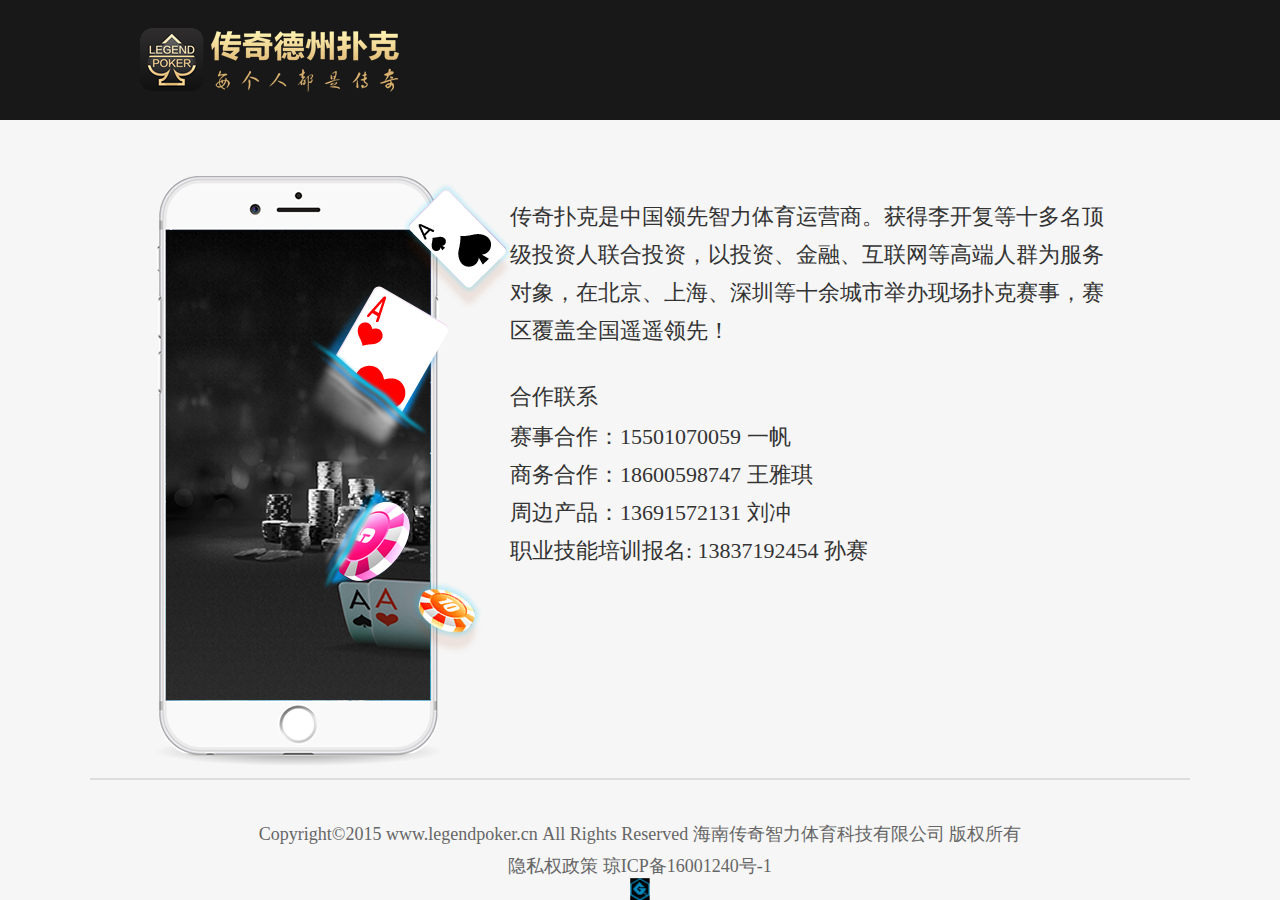
<file: index.html>
<!DOCTYPE html>
<html lang="en">
<head>
    <link rel="stylesheet" href="css/index.css?d8e1c44">
    <link href="favicon.ico" rel="bookmark" type="image/x-icon" />
    <link href="favicon.ico" rel="icon" type="image/x-icon" />
    <link href="favicon.ico" rel="shortcut icon" type="image/x-icon" />
    <meta charset="UTF-8">
    <meta name="title" content="传奇扑克">
    <meta name="keywords" content="每个人都是传奇,最专业的德州扑克赛事举办方,更多精彩赛事尽在传奇扑克">
    <meta name="description" content="传奇扑克,扑克传奇,德州扑克,传奇德州,德州扑克游戏,好玩的德州扑克,德扑赛事,专业德普">
    <title>传奇扑克</title>
</head>
<body>
<div id="wrap" class="wrap">
    <div class="head">
        <div class="mid">
            <img src="imgs/icon.png" alt="header-icon" class="header-icon">
            <!--<img src="imgs/gzh.jpg" alt="qr-gzh" class="qr-gzh">
            <p>传奇扑克公众号</p>-->
        </div>
    </div>
    <div class="body">
        <div class="body-part left" id="part1">
            <div class="mid">
                <img src="imgs/part1img.png" alt="part1img" class="part1img">
                <p class="p1">传奇扑克是中国领先智力体育运营商。获得李开复等十多名顶级投资人联合投资，以投资、金融、互联网等高端人群为服务对象，在北京、上海、深圳等十余城市举办现场扑克赛事，赛区覆盖全国遥遥领先！</p>
                <p class="p2">合作联系</p>
                <div class="concat">
                    <p>赛事合作：15501070059 一帆</p>
                    <p>商务合作：18600598747 王雅琪</p>
                    <p>周边产品：13691572131 刘冲</p>
                    <p>职业技能培训报名: 13837192454 孙赛</p>
                </div>
                <!--<a href="https://itunes.apple.com/us/app/chuan-qi-pu-ke/id1190038476?ls=1&mt=8"
                   class="btn apple-download"
                   id="apple_download"
                >
                    <img src="imgs/apple_dl.png" alt="appledownload">
                    <img src="imgs/C7C074931C58181D218EC864335E80F0.png" alt="apple-download" class="qr-apple">
                </a>
                <a href="http://www.legendpoker.cn/app/legendpoker.apk"
                   class="btn android-download"
                   id="android_download"
                >
                    <img src="imgs/android_dl.png" alt="androiddownload">
                    <img src="imgs/C7C074931C58181D218EC864335E80F0.png" alt="android-download" class="qr-android">
                </a>-->
            </div>
        </div>
        <!--<div class="body-part right" id="part2">
            <div class="mid">
                <img src="imgs/part2img04.png" alt="随时随地自由组局" class="part2img04">
                <img src="imgs/part2img01.png" alt="随时随地自由组局" class="part2img01">
                <img src="imgs/part2img02.png" alt="随时随地自由组局" class="part2img02" id="part2img02">
                <img src="imgs/part2img03.png" alt="随时随地自由组局" class="part2img03" id="part2img03">
            </div>
        </div>
        <div class="body-part left" id="part3">
            <div class="mid">
                <img src="imgs/part3img01.png" alt="打牌交友享受快乐" class="part3img01">
                <img src="imgs/part3img03.png" alt="打牌交友享受快乐" class="part3img03">
                <img src="imgs/part3img02.png" alt="打牌交友享受快乐" class="part3img02" id="part3img02">
            </div>
        </div>
        <div class="body-part right" id="part4">
            <div class="mid">
                <img src="imgs/part4img01.png" alt="专业赛事一键参加" class="part4img01">
                <img src="imgs/part4img03.png" alt="专业赛事一键参加" class="part4img03">
                <img src="imgs/part4img02.png" alt="专业赛事一键参加" class="part4img02" id="part4img02">
            </div>
        </div>
        <div class="body-part left" id="part5">
            <div class="mid">
                <img src="imgs/part5img01.png" alt="德扑生涯棋牌竞技" class="part5img01">
                <img src="imgs/part5img03.png" alt="德扑生涯棋牌竞技" class="part5img03">
                <img src="imgs/part5img02.png" alt="德扑生涯棋牌竞技" class="part5img02" id="part5img02">
            </div>
        </div>
        <div class="body-part right" id="part6">
            <div class="mid">
                <img src="imgs/part6img01.png" alt="个性信息展现魅力" class="part6img01">
                <img src="imgs/part6img03.png" alt="个性信息展现魅力" class="part6img03">
                <img src="imgs/part6img02.png" alt="个性信息展现魅力" class="part6img02" id="part6img02">
            </div>
        </div>-->
    </div>
    <div class="foot">
        <div class="mid">
            <p class="copyright">Copyright&copy;2015&nbsp;www.legendpoker.cn&nbsp;All&nbsp;Rights&nbsp;Reserved&nbsp;海南传奇智力体育科技有限公司&nbsp;版权所有</p>
            <p>隐私权政策&nbsp;琼ICP备16001240号-1</p>
            <a href="http://sq.ccm.gov.cn:80/ccnt/sczr/service/business/emark/gameNetTag/2c94c08b5f6b1506015f6bd0830f0ba3"><img style="width: 20px" src="imgs/emask.jpeg"/></a>
        </div>
    </div>
</div>
<script src="js/index.js?d8e1c44"></script>
</body>
</html>
</file>
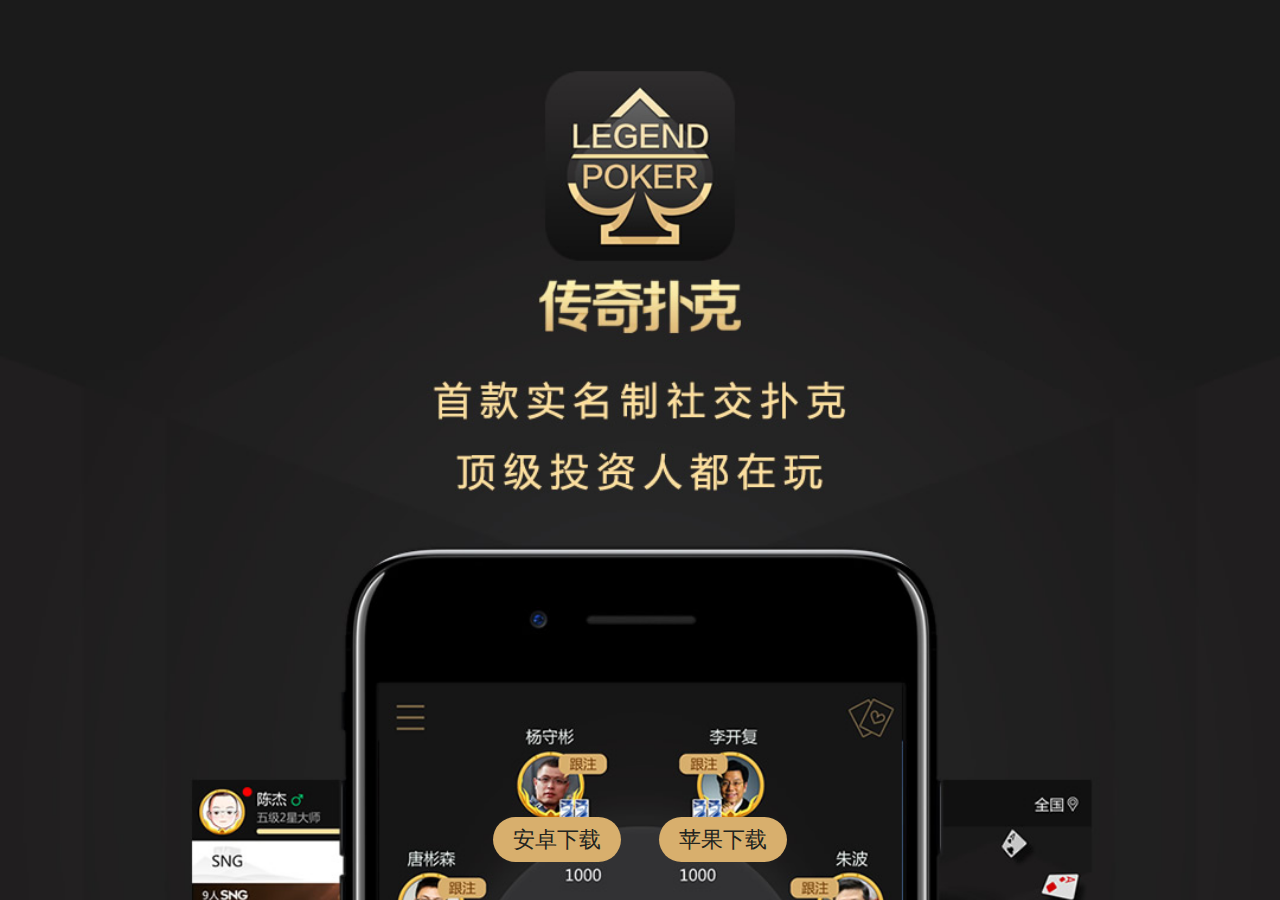
<file: download/app/android_ios.html>
<!DOCTYPE html>
<html lang="en">
<head>
    <meta charset="UTF-8">
    <meta name="viewport" content="width=device-width, initial-scale=1.0">
    <meta http-equiv="X-UA-Compatible" content="ie=edge">
    <title>app下载</title>
    <style>
        *{
            -webkit-box-sizing: border-box;
            -moz-box-sizing: border-box;
            box-sizing: border-box
        }
        body,html{
            width:100%;
            height:100%;
        }
        body{
            margin:0;
            padding: 0;
            background: url('./android.jpg') no-repeat;
            background-size:100%;
            background-color: #1B1B1B;
            background-attachment: fixed;
        }
        a{
            text-decoration: none; 
        }
        a:link,a:active,a:visited{
            color:#22241F;
        }
        .download{
            width:50%;
            padding: 10px 20px;
            text-align: center;
            background-color: #D8AF6D;
            color:#22241F;
            font-size:22px;
            border-radius: 30px;
        }
        @media screen and (max-width:320px) {
            .download{
                font-size:20px;
            }
        }
        .download-section{
            width:100%;
            position: absolute;
            bottom:5%;
            text-align: center;
        }
        .placeholder{
            display: inline-block;
            width:30px;
        }
        @media screen and (max-width:320px) {
            .placeholder{
                width:15px;
            }
        }
    </style>
</head>
<body>
    <div class="download-section">
        <a href="http://www.legendpoker.cn/app/legendpoker.apk " class="download" target="_blank">安卓下载</a>
        <span class="placeholder"></span>        
        <a href="https://itunes.apple.com/us/app/chuan-qi-pu-ke/id1190038476" target="_blank" class="download">苹果下载</a>
    </div>
</body>
</html>
</file>
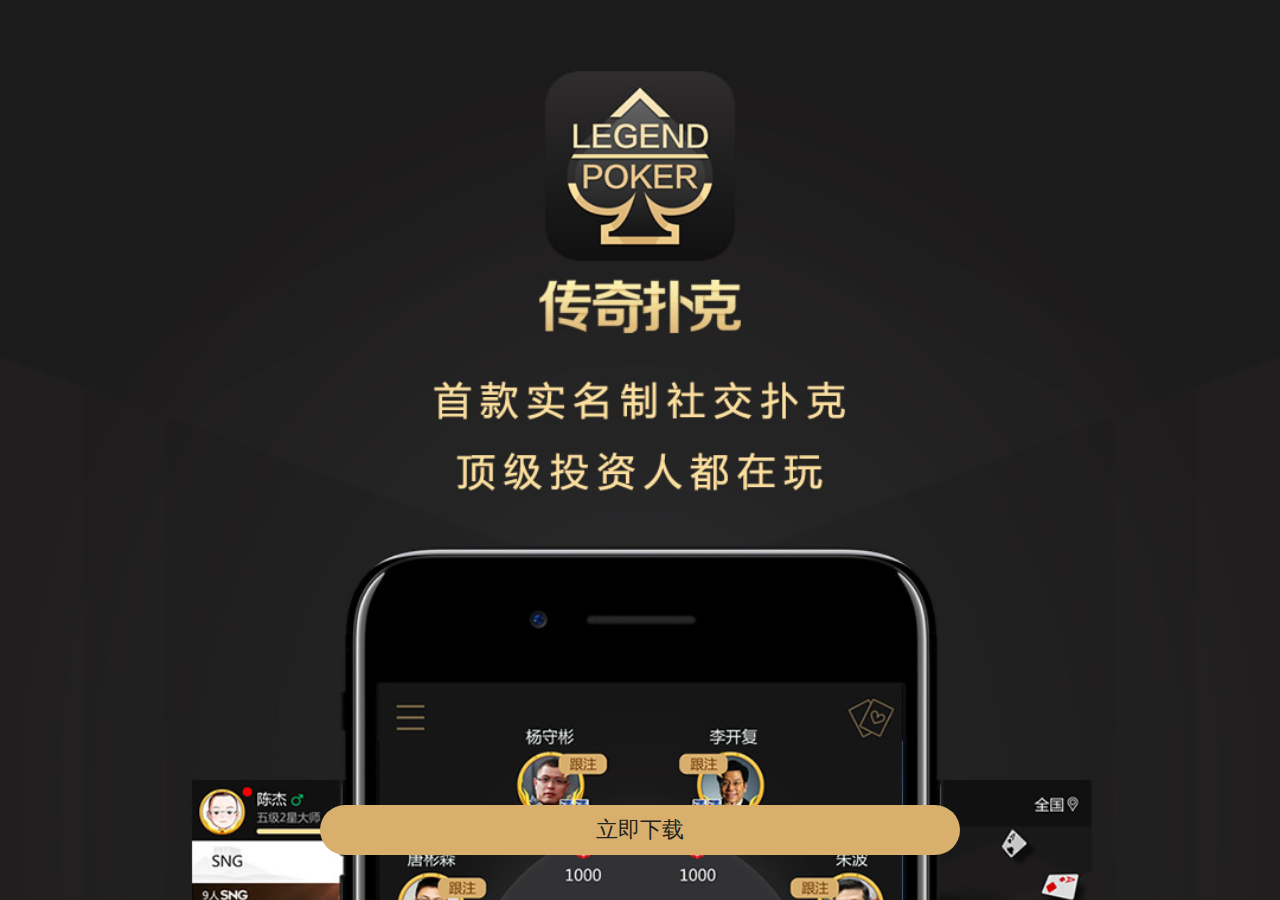
<file: download/app/ios.html>
<!DOCTYPE html>
<html lang="en">
<head>
    <meta charset="UTF-8">
    <meta name="viewport" content="width=device-width, initial-scale=1.0">
    <meta http-equiv="X-UA-Compatible" content="ie=edge">
    <title>ios下载</title>
    <style>
        *{
            -webkit-box-sizing: border-box;
            -moz-box-sizing: border-box;
            box-sizing: border-box
        }
        body,html{
            width:100%;
            height:100%;
        }
        body{
            margin:0;
            padding: 0;
            background: url('./android.jpg') no-repeat;
            background-size:100%;
            background-color: #1B1B1B;
            background-attachment: fixed;
        }
        a{
            text-decoration: none; 
        }
        a:link,a:active,a:visited{
            color:#22241F;
        }
        .download{
            width:50%;
            padding: 10px;
            text-align: center;
            background-color: #D8AF6D;
            color:#22241F;
            font-size:22px;
            position: absolute;
            bottom:5%;
            left:50%;
            margin-left:-25%;
            text-decoration: none;
            border-radius: 30px;
        }
        @media screen and (max-width:320px) {
            .download{
                font-size:20px;
            }
        }
    </style>
</head>
<body>
    <a href="https://itunes.apple.com/us/app/chuan-qi-pu-ke/id1190038476" class="download" target="_blank">立即下载</a>
</body>
</html>
</file>
<file: css/index.css>
html,
body,
div,
p,
img,
a {
    margin: 0;
    padding: 0;
    border: none;
}
a {
    color: #fff;
    text-decoration: none;
    display: inline-block;
}
.btn {
    width: 220px;
    height: 60px;
}
html,
body {
    width: 100%;
    height: 100%;
    font-family: 微软雅黑;
    background-color: #f6f6f6;
    min-width: 1100px;
}

#wrap {
    position: absolute;
    left: 0;
    top: 0;
    height: 100%;
    width: 100%;
    min-width: 1100px;
    overflow: scroll;
}
.mid {
    width: 1100px;
    height: 100%;
    margin: 0 auto;
    position: relative;
}
.head,
.body,
.foot {
    width: 100%;
    background-color: #f6f6f6;
    min-width: 1100px;
}

.head {
    height: 120px;
    background-color: #181818;
}
.header-icon {
    width: 259px;
    height: 64px;
    position: absolute;
    left: 50px;
    top: 28px;
    cursor: pointer;
}
.qr-gzh {
    width: 80px;
    height: 80px;
    position: absolute;
    top: 10px;
    right: 80px;
}
.head p {
    position: absolute;
    top: 90px;
    right: 60px;
    color: #fff;
    font-size: 16px;
    padding: 5px;
}
.body-part {
    height: 630px;
    width: 100%;
    padding-top: 28px;
    position: relative;
}
.left {
    background-color: #f6f6f6;
}
.right {
    background-color: #fafafa;
}

.part1img {
    position: absolute;
    top: 28px;
    left: 58px;
}
.body-part p {
    color: #333;
    font-size: 22px;
    line-height: 38px;
    display: inline-block;
    width: 600px;
    position: absolute;
    top: 158px;
    right: 80px;
}

.body-part .p1 {
    top: 50px;
}

.body-part .p2 {
    top: 230px;
}

.body-part .concat {
    color: #333;
    font-size: 22px;
    line-height: 38px;
    display: inline-block;
    width: 600px;
    position: absolute;
    top: 270px;
    right: 80px;
}

.body-part .concat p {
    position: static;
}

.body-part .apple-download {
    position: absolute;
    left: 430px;
    top: 480px;
}
.body-part .qr-apple {
    position: absolute;
    top: 0;
    left: 110px;
    opacity: 0;
    width: 0;
    -webkit-transition: .3s;
    -moz-transition: .3s;
    -ms-transition: .3s;
    -o-transition: .3s;
    transition: .3s;
}
.body-part .apple-download:hover .qr-apple {
    opacity: 1;
    width: 220px;
    top: -230px;
    left: 0;
}
.body-part .android-download {
    position: absolute;
    left: 700px;
    top: 480px;
}
.body-part .qr-android {
    position: absolute;
    top: 0;
    left: 110px;
    opacity: 0;
    width: 0;
    -webkit-transition: .3s;
    -moz-transition: .3s;
    -ms-transition: .3s;
    -o-transition: .3s;
    transition: .3s;
}
.body-part .android-download:hover .qr-android {
    opacity: 1;
    width: 220px;
    top: -230px;
    left: 0;
}

.part2img04 {
    position: absolute;
    top: 160px;
    left: 130px;
}
.part2img01 {
    position: absolute;
    top: 28px;
    right: 58px;
    width: 300px;
    height: 590px;
}
.part2img02 {
    position: absolute;
    top: 138px;
    right: 94px;
}
.part2img03 {
    position: absolute;
    top: 370px;
    right: 94px;
}

.part3img01,
.part5img01 {
    position: absolute;
    top: 28px;
    left: 58px;
}
.part3img02,
.part5img02 {
    position: absolute;
    top: 234px;
    left: 193px;
}
.part3img03,
.part5img03 {
    position: absolute;
    top: 160px;
    right: 130px;
}

.part4img01 {
    position: absolute;
    top: 160px;
    left: 130px;
}
.part4img02 {
    position: absolute;
    top: 238px;
    right: 90px;
}
.part4img03 {
    position: absolute;
    top: 28px;
    right: 58px;
}

.part6img03 {
    position: absolute;
    top: 160px;
    left: 130px;
}
.part6img02 {
    position: absolute;
    top: 220px;
    right: 88px;
}
.part6img01 {
    position: absolute;
    top: 28px;
    right: 58px;
}

.foot {
    text-align: center;
}
.foot p {
    color: #666;
    font-size: 18px;
}
.foot p.copyright {
    margin: 42px 0 8px;
}
.foot .mid {
    border-top: 2px solid #ddd;
}

/* animate */
.part2img02,
.part6img02 {
    opacity: 0;
    -webkit-transition: .8s;
    -moz-transition: .8s;
    -ms-transition: .8s;
    -o-transition: .8s;
    transition: .8s;
    -webkit-transform: skewX(30deg) translateX(-200px);
    -moz-transform: skewX(30deg) translateX(-200px);
    -ms-transform: skewX(30deg) translateX(-200px);
    -o-transform: skewX(30deg) translateX(-200px);
    transform: skewX(30deg) translateX(-200px);
}
.part3img02,
.part5img02 {
    opacity: 0;
    -webkit-transition: .8s ;
    -moz-transition: .8s;
    -ms-transition: .8s;
    -o-transition: .8s;
    transition: .8s;
    -webkit-transform: scale(0.5, 0.5) rotate(60deg);
    -moz-transform: scale(0.5, 0.5) rotate(60deg);
    -ms-transform: scale(0.5, 0.5) rotate(60deg);
    -o-transform: scale(0.5, 0.5) rotate(60deg);
    transform: scale(0.5, 0.5) rotate(60deg);
}
.part2img03,
.part4img02 {
    opacity: 0;
    -webkit-transition: .8s;
    -moz-transition: .8s;
    -ms-transition: .8s;
    -o-transition: .8s;
    transition: .8s;
    -webkit-transform: scaleY(3);
    -moz-transform: scaleY(3);
    -ms-transform: scaleY(3);
    -o-transform: scaleY(3);
    transform: scaleY(3);
}
.pop {
    opacity: 1;
    -webkit-transform: scale(1, 1) translate(0, 0) rotate(0);
    -moz-transform: scale(1, 1) translate(0, 0) rotate(0);
    -ms-transform: scale(1, 1) translate(0, 0) rotate(0);
    -o-transform: scale(1, 1) translate(0, 0) rotate(0);
    transform: scale(1, 1) translate(0, 0) rotate(0);
}
</file>
